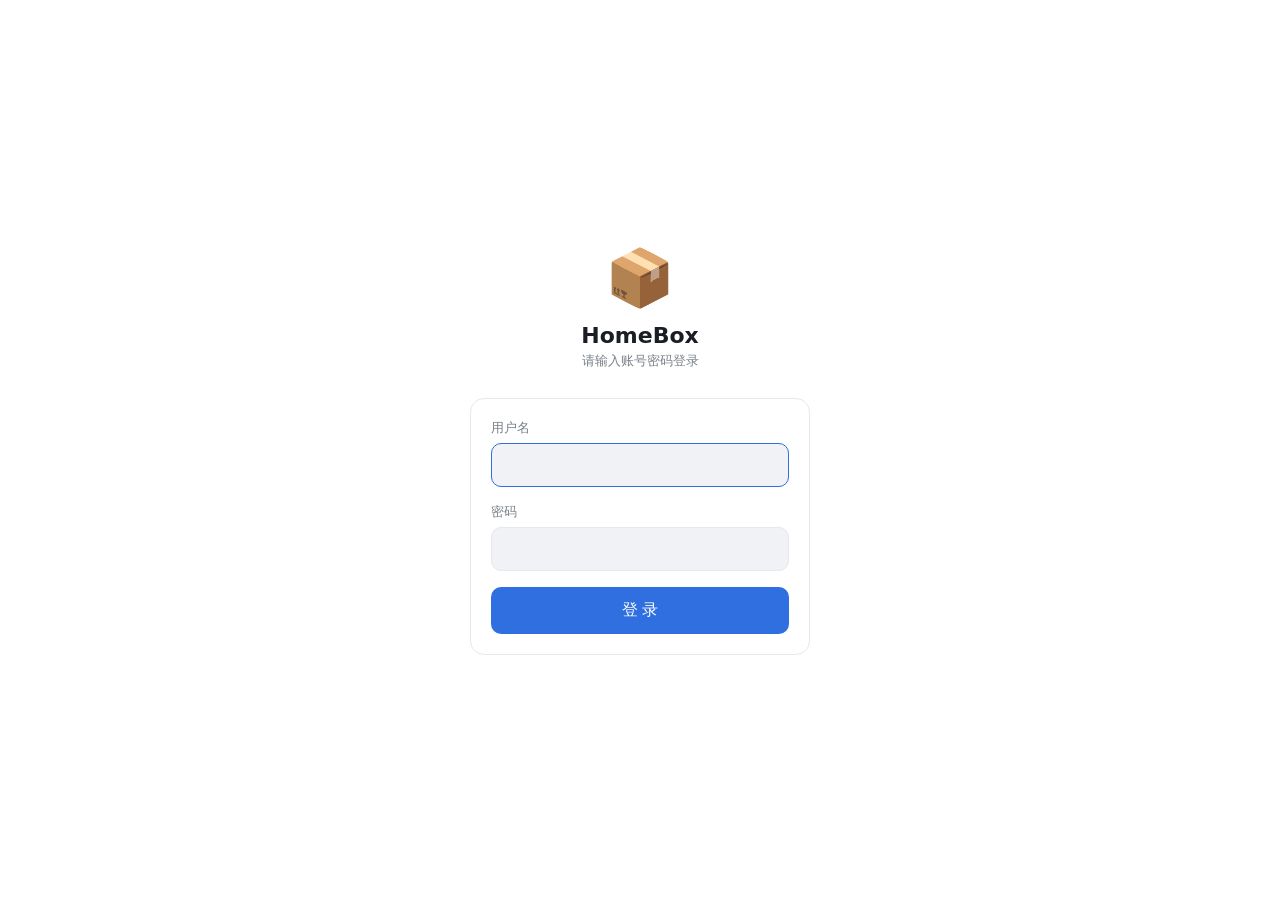
<file: internal/web/static/login.html>
<!DOCTYPE html>
<html lang="zh-CN">
<head>
  <meta charset="UTF-8">
  <meta name="viewport" content="width=device-width, initial-scale=1, viewport-fit=cover">
  <meta name="color-scheme" content="light dark">
  <title>登录 - HomeBox</title>
  <script>
    (function () {
      try {
        if (localStorage.getItem('nas-theme') === 'dark') {
          document.documentElement.classList.add('dark');
          document.documentElement.style.colorScheme = 'dark';
        }
      } catch (e) {}
    })();
  </script>
  <style>
    :root { --bg:#ffffff; --panel:#ffffff; --panel-2:#f0f2f5; --text:#1a1d24; --muted:#7a8089; --accent:#2f6fe0; --border:#e5e8ee; }
    html.dark { --bg:#0f1115; --panel:#1a1d24; --panel-2:#22262f; --text:#e6e8ec; --muted:#9aa0ab; --accent:#4f8cff; --border:#2a2f3a; }
    * { box-sizing: border-box; }
    html, body { margin:0; padding:0; background:var(--bg); color:var(--text); font-family:-apple-system,"PingFang SC","Microsoft YaHei",system-ui,sans-serif; -webkit-font-smoothing:antialiased; }
    .wrap { min-height:100vh; display:flex; flex-direction:column; align-items:center; justify-content:center; padding:24px; }
    .logo { font-size:56px; margin-bottom:12px; }
    .title { font-size:22px; font-weight:600; margin-bottom:4px; }
    .sub { font-size:13px; color:var(--muted); margin-bottom:28px; }
    .card { width:100%; max-width:340px; background:var(--panel); border:1px solid var(--border); border-radius:14px; padding:20px; }
    label { display:block; font-size:13px; color:var(--muted); margin-bottom:6px; }
    input { width:100%; padding:12px; border:1px solid var(--border); border-radius:10px; background:var(--panel-2); color:var(--text); font-size:16px; margin-bottom:16px; outline:none; }
    input:focus { border-color:var(--accent); }
    button { width:100%; padding:13px; border:none; border-radius:10px; background:var(--accent); color:#fff; font-size:16px; cursor:pointer; -webkit-tap-highlight-color:transparent; }
    button:active { opacity:0.85; }
    button:disabled { opacity:0.5; }
    .err { display:none; color:#d64545; font-size:13px; margin-bottom:14px; }
    .err.show { display:block; }
  </style>
</head>
<body>
  <div class="wrap">
    <div class="logo">📦</div>
    <div class="title">HomeBox</div>
    <div class="sub">请输入账号密码登录</div>
    <div class="card">
      <div id="err" class="err"></div>
      <label for="user">用户名</label>
      <input id="user" type="text" autocomplete="username" autocapitalize="off">
      <label for="pass">密码</label>
      <input id="pass" type="password" autocomplete="current-password">
      <button id="submit">登 录</button>
    </div>
  </div>

  <script>
    (function () {
      var userEl = document.getElementById('user');
      var passEl = document.getElementById('pass');
      var errEl = document.getElementById('err');
      var btn = document.getElementById('submit');

      function showErr(msg) { errEl.textContent = msg; errEl.classList.add('show'); }

      function doLogin() {
        var u = userEl.value.trim();
        var p = passEl.value;
        if (!u || !p) { showErr('请输入用户名和密码'); return; }
        btn.disabled = true;
        btn.textContent = '登录中…';
        fetch('/api/login', {
          method: 'POST',
          headers: { 'Content-Type': 'application/json' },
          body: JSON.stringify({ username: u, password: p }),
        }).then(function (r) { return r.json(); }).then(function (d) {
          if (d && d.ok) { location.href = '/'; return; }
          btn.disabled = false;
          btn.textContent = '登 录';
          showErr(d && d.error ? d.error : '登录失败');
        }).catch(function (e) {
          btn.disabled = false;
          btn.textContent = '登 录';
          showErr('网络错误：' + e);
        });
      }

      btn.addEventListener('click', doLogin);
      passEl.addEventListener('keydown', function (e) { if (e.key === 'Enter') doLogin(); });
      userEl.addEventListener('keydown', function (e) { if (e.key === 'Enter') passEl.focus(); });
      userEl.focus();
    })();
  </script>
</body>
</html>
</file>
